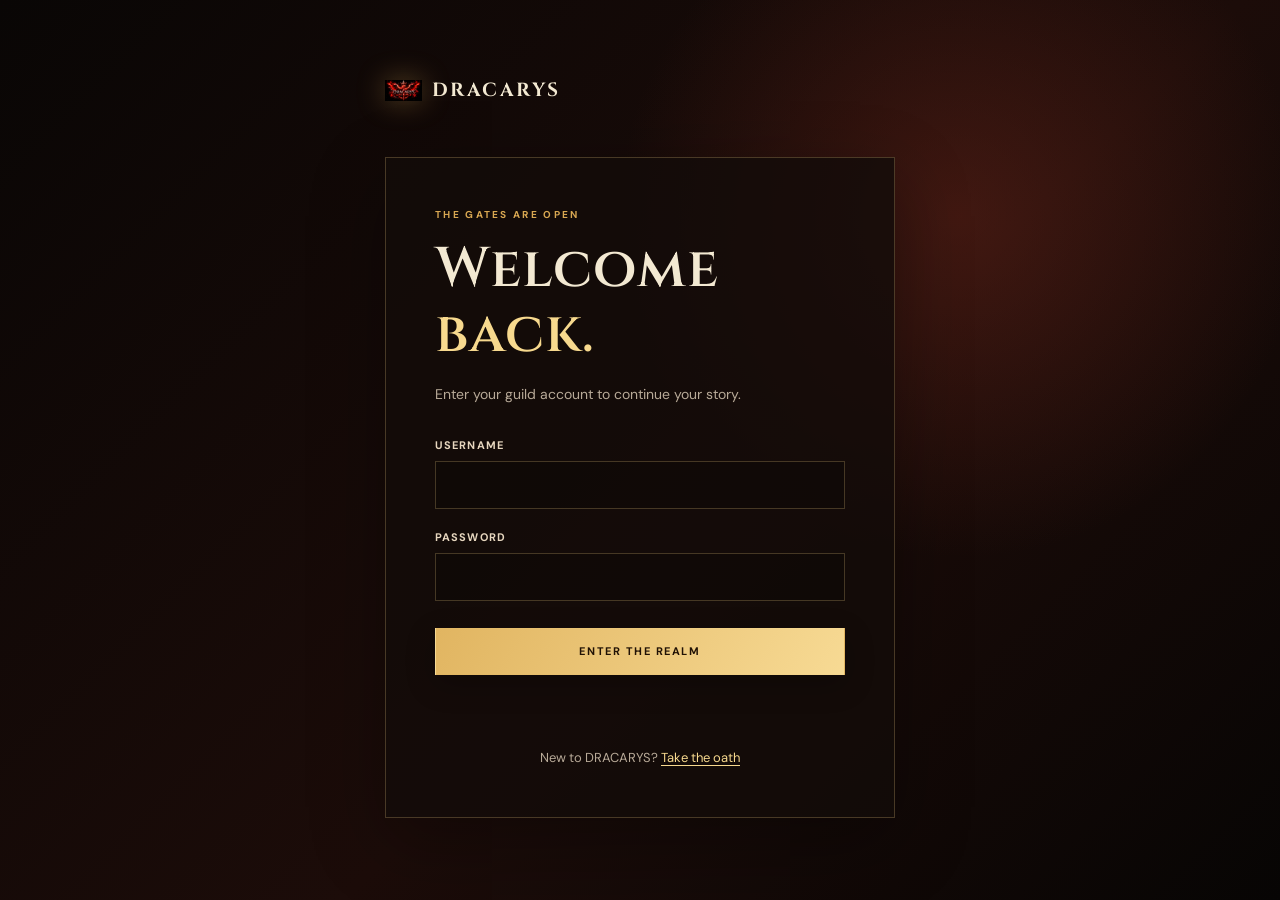
<file: login.html>
<!doctype html>
<html lang="en">
  <head>
    <meta charset="UTF-8" /><meta name="viewport" content="width=device-width, initial-scale=1.0" />
    <title>Enter DRACARYS</title>
    <link rel="preconnect" href="https://fonts.googleapis.com" /><link rel="preconnect" href="https://fonts.gstatic.com" crossorigin />
    <link href="https://fonts.googleapis.com/css2?family=Cinzel:wght@500;600;700;800&family=DM+Sans:wght@400;500;600;700&display=swap" rel="stylesheet" />
    <link rel="stylesheet" href="css/style.css" /><link rel="stylesheet" href="css/auth.css" />
  </head>
  <body class="auth-page">
    <main class="auth-shell">
      <a class="auth-brand" href="index.html"><img src="assets/logo.png" alt="DRACARYS emblem" /><span>DRACARYS</span></a>
      <section class="auth-card">
        <p class="eyebrow">THE GATES ARE OPEN</p><h1>Welcome <em>back.</em></h1>
        <p class="auth-intro">Enter your guild account to continue your story.</p>
        <form id="login-form" novalidate>
          <label>Username<input id="username" name="username" autocomplete="username" minlength="3" maxlength="24" required /></label>
          <label>Password<input id="password" name="password" type="password" autocomplete="current-password" minlength="8" required /></label>
          <button class="button button--gold submit-button" type="submit">Enter the realm</button>
          <p id="form-message" class="form-message" aria-live="polite"></p>
        </form>
        <p class="auth-switch">New to DRACARYS? <a href="register.html">Take the oath</a></p>
      </section>
    </main>
    <script type="module" src="js/auth.js"></script>
  </body>
</html>
</file>
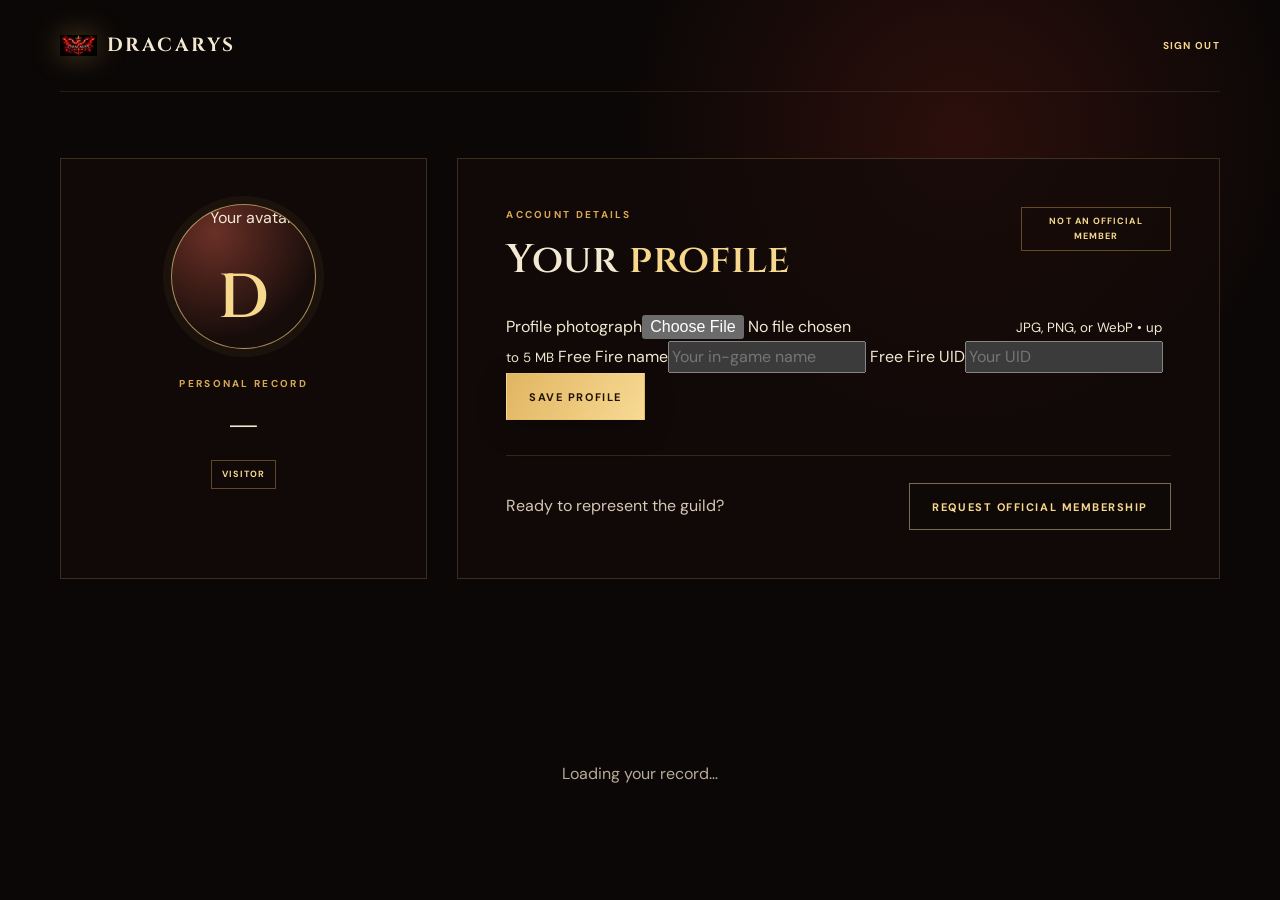
<file: profile.html>
<!doctype html>
<html lang="en">
  <head>
    <meta charset="UTF-8" /><meta name="viewport" content="width=device-width, initial-scale=1.0" />
    <title>Your DRACARYS Profile</title>
    <link rel="preconnect" href="https://fonts.googleapis.com" /><link rel="preconnect" href="https://fonts.gstatic.com" crossorigin />
    <link href="https://fonts.googleapis.com/css2?family=Cinzel:wght@500;600;700;800&family=DM+Sans:wght@400;500;600;700&display=swap" rel="stylesheet" />
    <link rel="stylesheet" href="css/style.css" /><link rel="stylesheet" href="css/profile.css" />
  </head>
  <body class="inner-page">
    <header class="simple-header container"><a class="brand" href="index.html"><img src="assets/logo.png" alt="DRACARYS emblem" /><span>DRACARYS</span></a><button id="sign-out" class="text-button">Sign out</button></header>
    <main class="profile-layout container" id="profile-root" hidden>
      <section class="profile-identity"><div class="avatar-wrap"><img id="avatar-preview" alt="Your avatar" /><span id="avatar-fallback">D</span></div><p class="eyebrow">PERSONAL RECORD</p><h1 id="profile-username">—</h1><span id="membership-badge" class="status-badge">Visitor</span><p id="joined-date"></p></section>
      <section class="profile-panel"><div class="panel-heading"><div><p class="eyebrow">ACCOUNT DETAILS</p><h2>Your <em>profile</em></h2></div><span id="official-position" class="position-label">Not an official member</span></div>
        <form id="profile-form" novalidate>
          <label>Profile photograph<input id="avatar" type="file" accept="image/jpeg,image/png,image/webp" /><small>JPG, PNG, or WebP • up to 5 MB</small></label>
          <label>Free Fire name<input id="ff-name" maxlength="40" placeholder="Your in-game name" /></label>
          <label>Free Fire UID<input id="ff-uid" maxlength="24" inputmode="numeric" placeholder="Your UID" /></label>
          <button type="submit" class="button button--gold">Save profile</button><p id="profile-message" class="form-message" aria-live="polite"></p>
        </form>
        <div id="membership-request" class="request-box" hidden><p>Ready to represent the guild?</p><button id="request-membership" class="button button--ghost">Request official membership</button></div>
      </section>
    </main>
    <p id="profile-loading" class="page-message">Loading your record…</p>
    <script type="module" src="js/profile.js"></script>
  </body>
</html>
</file>
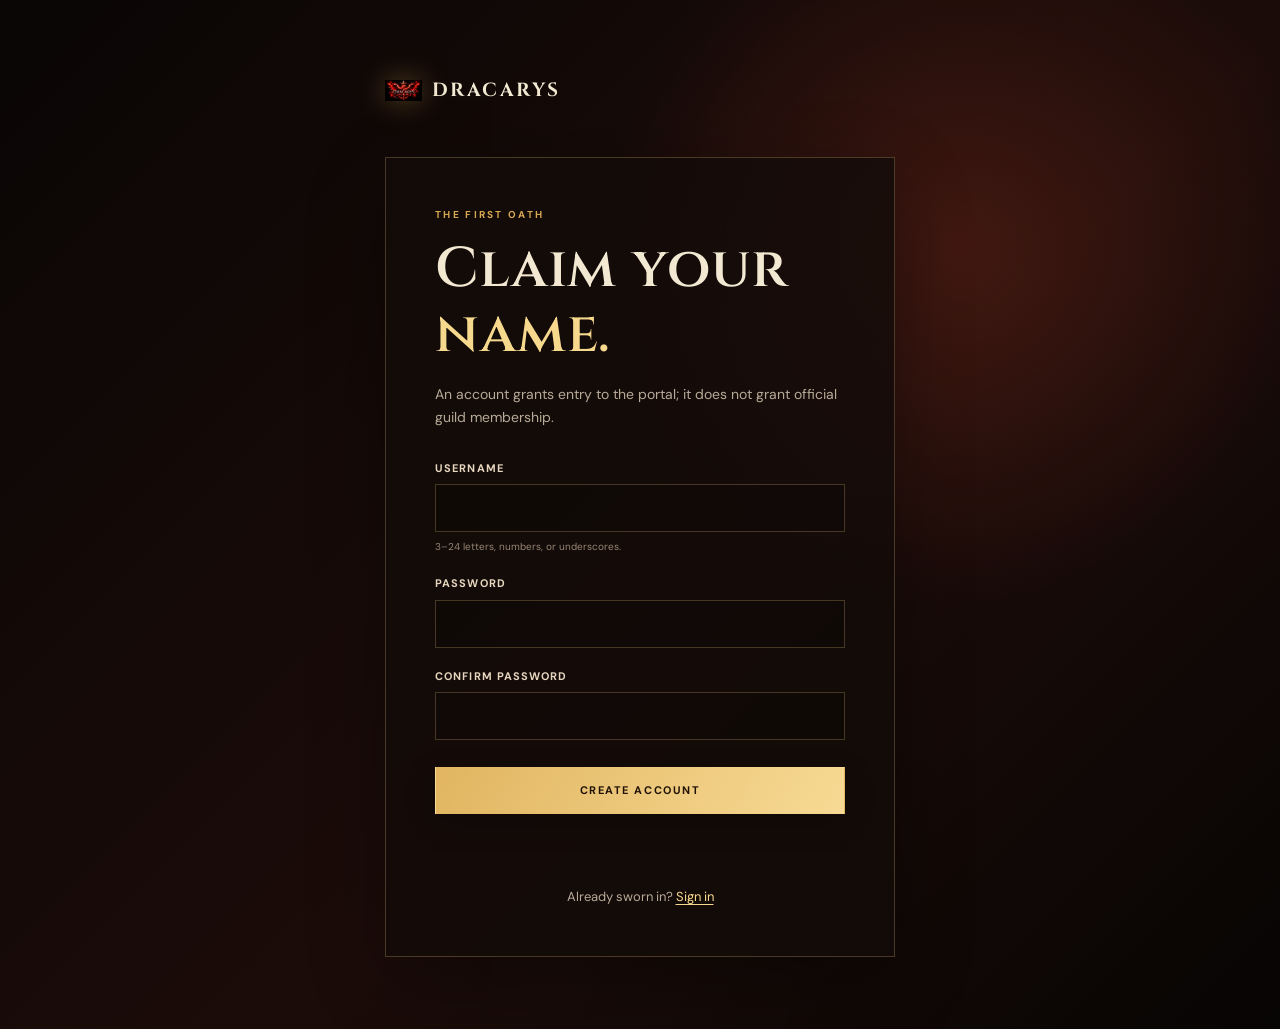
<file: register.html>
<!doctype html>
<html lang="en">
  <head>
    <meta charset="UTF-8" /><meta name="viewport" content="width=device-width, initial-scale=1.0" />
    <title>Join DRACARYS</title>
    <link rel="preconnect" href="https://fonts.googleapis.com" /><link rel="preconnect" href="https://fonts.gstatic.com" crossorigin />
    <link href="https://fonts.googleapis.com/css2?family=Cinzel:wght@500;600;700;800&family=DM+Sans:wght@400;500;600;700&display=swap" rel="stylesheet" />
    <link rel="stylesheet" href="css/style.css" /><link rel="stylesheet" href="css/auth.css" />
  </head>
  <body class="auth-page">
    <main class="auth-shell">
      <a class="auth-brand" href="index.html"><img src="assets/logo.png" alt="DRACARYS emblem" /><span>DRACARYS</span></a>
      <section class="auth-card">
        <p class="eyebrow">THE FIRST OATH</p><h1>Claim your <em>name.</em></h1>
        <p class="auth-intro">An account grants entry to the portal; it does not grant official guild membership.</p>
        <form id="register-form" novalidate>
          <label>Username<input id="username" name="username" autocomplete="username" minlength="3" maxlength="24" pattern="[A-Za-z0-9_]+" required /><small>3–24 letters, numbers, or underscores.</small></label>
          <label>Password<input id="password" name="password" type="password" autocomplete="new-password" minlength="8" required /></label>
          <label>Confirm password<input id="confirm-password" name="confirm-password" type="password" autocomplete="new-password" minlength="8" required /></label>
          <button class="button button--gold submit-button" type="submit">Create account</button>
          <p id="form-message" class="form-message" aria-live="polite"></p>
        </form>
        <p class="auth-switch">Already sworn in? <a href="login.html">Sign in</a></p>
      </section>
    </main>
    <script type="module" src="js/auth.js"></script>
  </body>
</html>
</file>
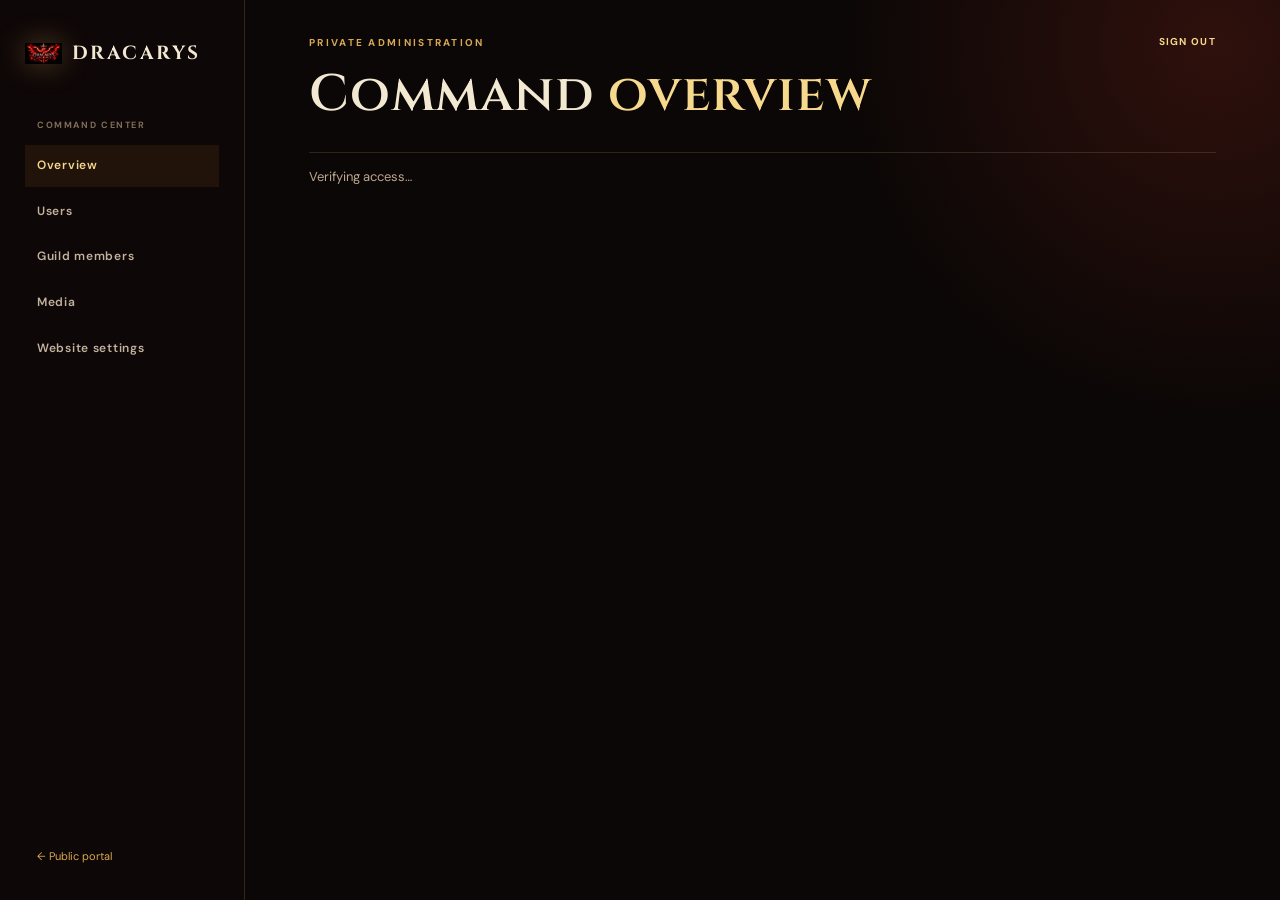
<file: admin/dashboard.html>
<!doctype html><html lang="en"><head><meta charset="UTF-8"/><meta name="viewport" content="width=device-width,initial-scale=1.0"/><title>DRACARYS Command</title><link rel="preconnect" href="https://fonts.googleapis.com"/><link rel="preconnect" href="https://fonts.gstatic.com" crossorigin/><link href="https://fonts.googleapis.com/css2?family=Cinzel:wght@500;600;700;800&family=DM+Sans:wght@400;500;600;700&display=swap" rel="stylesheet"/><link rel="stylesheet" href="../css/style.css"/><link rel="stylesheet" href="../css/admin.css"/></head>
<body class="admin-page" data-admin-page="dashboard"><aside class="admin-side"><a href="../index.html" class="brand"><img src="../assets/logo.png" alt="DRACARYS"/><span>DRACARYS</span></a><p class="side-label">COMMAND CENTER</p><nav><a class="active" href="dashboard.html">Overview</a><a href="users.html">Users</a><a href="members.html">Guild members</a><a href="media.html">Media</a><a href="settings.html">Website settings</a></nav><a class="side-back" href="../index.html">← Public portal</a></aside><main class="admin-main"><header class="admin-header"><div><p class="eyebrow">PRIVATE ADMINISTRATION</p><h1>Command <em>overview</em></h1></div><button class="text-button admin-signout">Sign out</button></header><p id="admin-message" class="admin-message" aria-live="polite">Verifying access…</p><section id="admin-content" hidden><div class="metric-grid"><article><span>Registered accounts</span><strong id="stat-accounts">0</strong></article><article><span>Official members</span><strong id="stat-members">0</strong></article><article><span>Pending requests</span><strong id="stat-pending">0</strong></article></div><section class="admin-panel"><div class="panel-title"><div><p class="eyebrow">NEEDS ATTENTION</p><h2>Pending <em>applications</em></h2></div><a href="users.html" class="button button--ghost">Manage users</a></div><div id="pending-list" class="pending-list"></div></section></section></main><script type="module" src="../js/admin.js"></script></body></html>
</file>
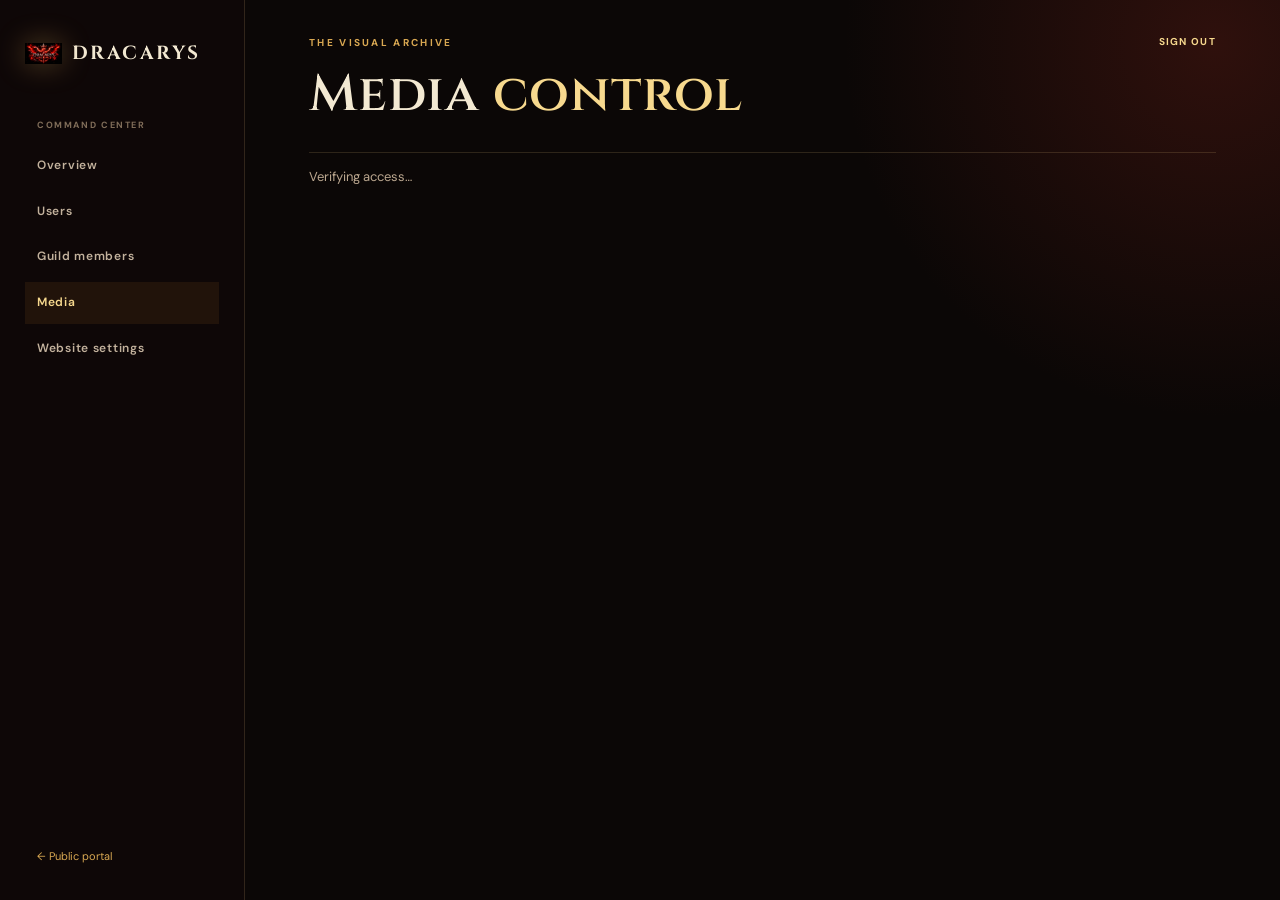
<file: admin/media.html>
<!doctype html><html lang="en"><head><meta charset="UTF-8"/><meta name="viewport" content="width=device-width,initial-scale=1.0"/><title>Media — DRACARYS Command</title><link rel="preconnect" href="https://fonts.googleapis.com"/><link rel="preconnect" href="https://fonts.gstatic.com" crossorigin/><link href="https://fonts.googleapis.com/css2?family=Cinzel:wght@500;600;700;800&family=DM+Sans:wght@400;500;600;700&display=swap" rel="stylesheet"/><link rel="stylesheet" href="../css/style.css"/><link rel="stylesheet" href="../css/admin.css"/></head>
<body class="admin-page" data-admin-page="media"><aside class="admin-side"><a href="../index.html" class="brand"><img src="../assets/logo.png" alt="DRACARYS"/><span>DRACARYS</span></a><p class="side-label">COMMAND CENTER</p><nav><a href="dashboard.html">Overview</a><a href="users.html">Users</a><a href="members.html">Guild members</a><a class="active" href="media.html">Media</a><a href="settings.html">Website settings</a></nav><a class="side-back" href="../index.html">← Public portal</a></aside><main class="admin-main"><header class="admin-header"><div><p class="eyebrow">THE VISUAL ARCHIVE</p><h1>Media <em>control</em></h1></div><button class="text-button admin-signout">Sign out</button></header><p id="admin-message" class="admin-message" aria-live="polite">Verifying access…</p><section id="admin-content" hidden class="admin-panel"><p class="admin-intro">Replace the public logo and cinematic videos, or upload an official member portrait. Video uploads are capped at 100 MB.</p><form id="media-form" class="admin-form"><label>Media type<select id="media-kind"><option value="logo">Guild logo</option><option value="entry">Opening video</option><option value="background">Background video</option><option value="member">Member portrait</option></select></label><label id="media-member-wrap" hidden>Member<select id="media-member"></select></label><label>Choose file<input id="media-file" type="file" required/></label><button class="button button--gold" type="submit">Upload and publish</button></form></section></main><script type="module" src="../js/admin.js"></script></body></html>
</file>
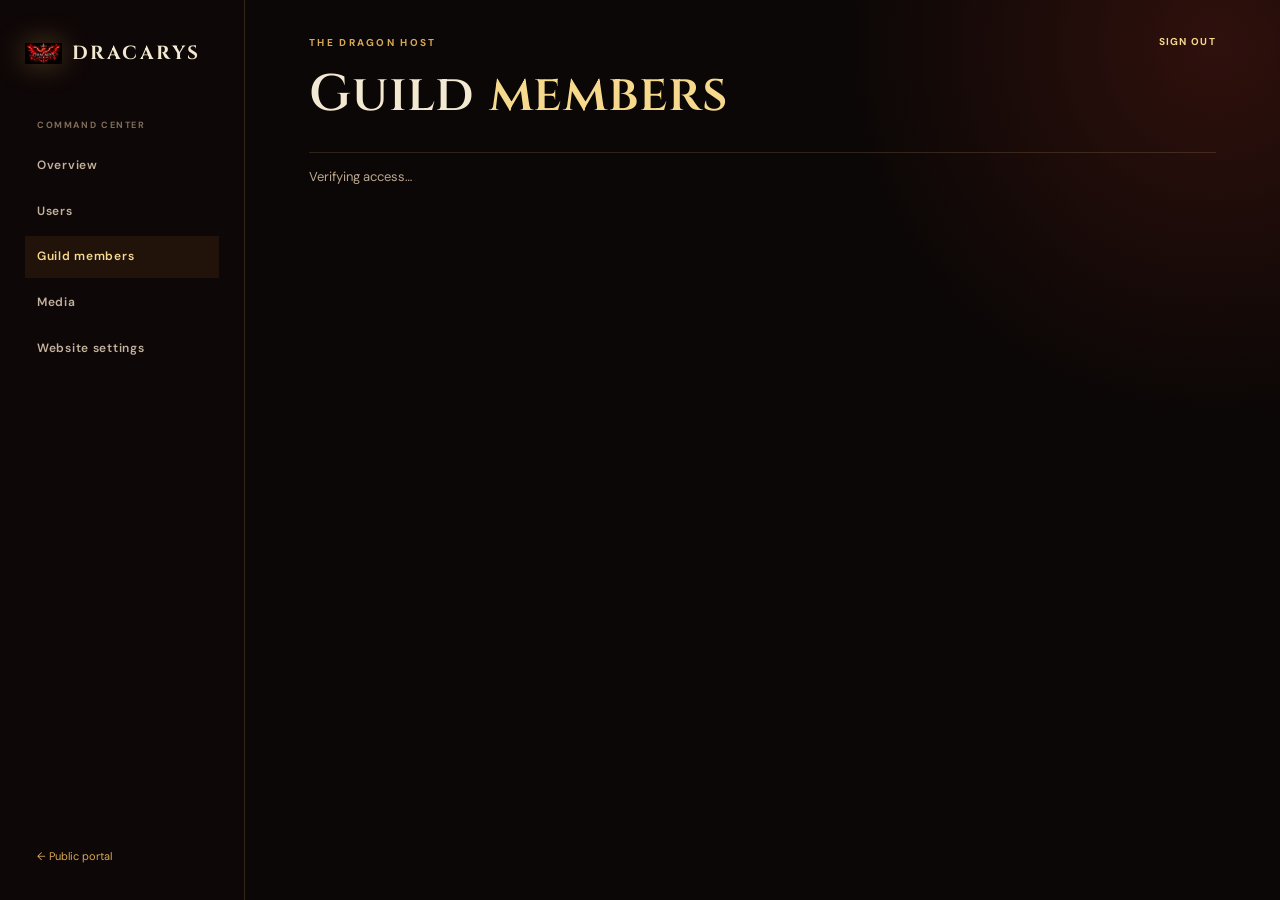
<file: admin/members.html>
<!doctype html><html lang="en"><head><meta charset="UTF-8"/><meta name="viewport" content="width=device-width,initial-scale=1.0"/><title>Members — DRACARYS Command</title><link rel="preconnect" href="https://fonts.googleapis.com"/><link rel="preconnect" href="https://fonts.gstatic.com" crossorigin/><link href="https://fonts.googleapis.com/css2?family=Cinzel:wght@500;600;700;800&family=DM+Sans:wght@400;500;600;700&display=swap" rel="stylesheet"/><link rel="stylesheet" href="../css/style.css"/><link rel="stylesheet" href="../css/admin.css"/></head>
<body class="admin-page" data-admin-page="members"><aside class="admin-side"><a href="../index.html" class="brand"><img src="../assets/logo.png" alt="DRACARYS"/><span>DRACARYS</span></a><p class="side-label">COMMAND CENTER</p><nav><a href="dashboard.html">Overview</a><a href="users.html">Users</a><a class="active" href="members.html">Guild members</a><a href="media.html">Media</a><a href="settings.html">Website settings</a></nav><a class="side-back" href="../index.html">← Public portal</a></aside><main class="admin-main"><header class="admin-header"><div><p class="eyebrow">THE DRAGON HOST</p><h1>Guild <em>members</em></h1></div><button class="text-button admin-signout">Sign out</button></header><p id="admin-message" class="admin-message" aria-live="polite">Verifying access…</p><section id="admin-content" hidden><p class="admin-intro">Edit official records, assign positions, promote leaders, or return someone to visitor status. Account owners cannot make these changes themselves.</p><div id="member-editor" class="member-editor"></div></section></main><script type="module" src="../js/admin.js"></script></body></html>
</file>
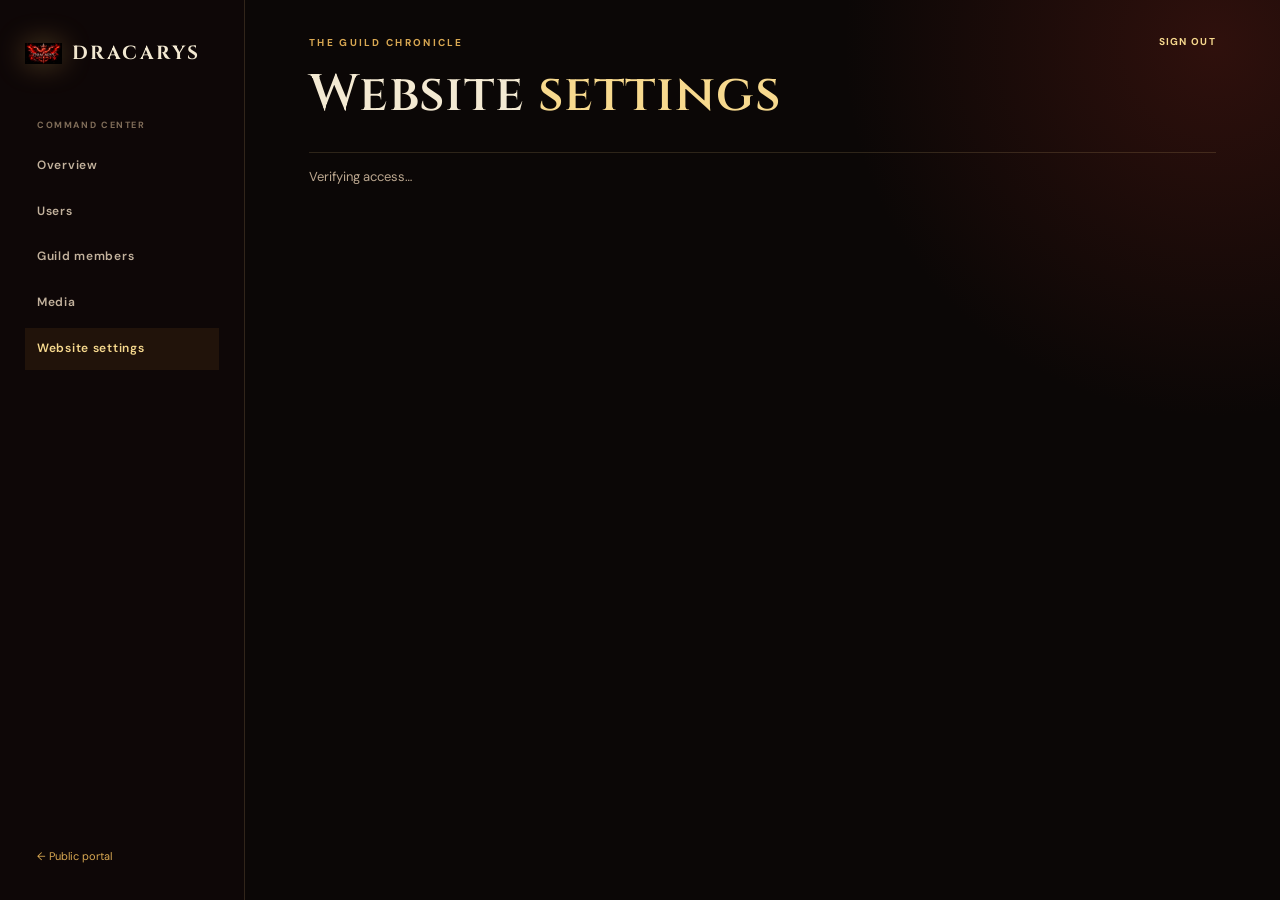
<file: admin/settings.html>
<!doctype html><html lang="en"><head><meta charset="UTF-8"/><meta name="viewport" content="width=device-width,initial-scale=1.0"/><title>Settings — DRACARYS Command</title><link rel="preconnect" href="https://fonts.googleapis.com"/><link rel="preconnect" href="https://fonts.gstatic.com" crossorigin/><link href="https://fonts.googleapis.com/css2?family=Cinzel:wght@500;600;700;800&family=DM+Sans:wght@400;500;600;700&display=swap" rel="stylesheet"/><link rel="stylesheet" href="../css/style.css"/><link rel="stylesheet" href="../css/admin.css"/></head>
<body class="admin-page" data-admin-page="settings"><aside class="admin-side"><a href="../index.html" class="brand"><img src="../assets/logo.png" alt="DRACARYS"/><span>DRACARYS</span></a><p class="side-label">COMMAND CENTER</p><nav><a href="dashboard.html">Overview</a><a href="users.html">Users</a><a href="members.html">Guild members</a><a href="media.html">Media</a><a class="active" href="settings.html">Website settings</a></nav><a class="side-back" href="../index.html">← Public portal</a></aside><main class="admin-main"><header class="admin-header"><div><p class="eyebrow">THE GUILD CHRONICLE</p><h1>Website <em>settings</em></h1></div><button class="text-button admin-signout">Sign out</button></header><p id="admin-message" class="admin-message" aria-live="polite">Verifying access…</p><section id="admin-content" hidden class="admin-panel"><form id="settings-form" class="admin-form"><label>Guild name<input id="setting-name" maxlength="50" required/></label><label>Guild description<textarea id="setting-description" maxlength="1000" required></textarea></label><label>Recruitment information<textarea id="setting-recruitment" maxlength="1000" required></textarea></label><label>Social links (one URL per line)<textarea id="setting-socials" maxlength="1500" placeholder="https://instagram.com/yourguild&#10;https://youtube.com/@yourguild"></textarea></label><button class="button button--gold" type="submit">Save website settings</button></form></section></main><script type="module" src="../js/admin.js"></script></body></html>
</file>
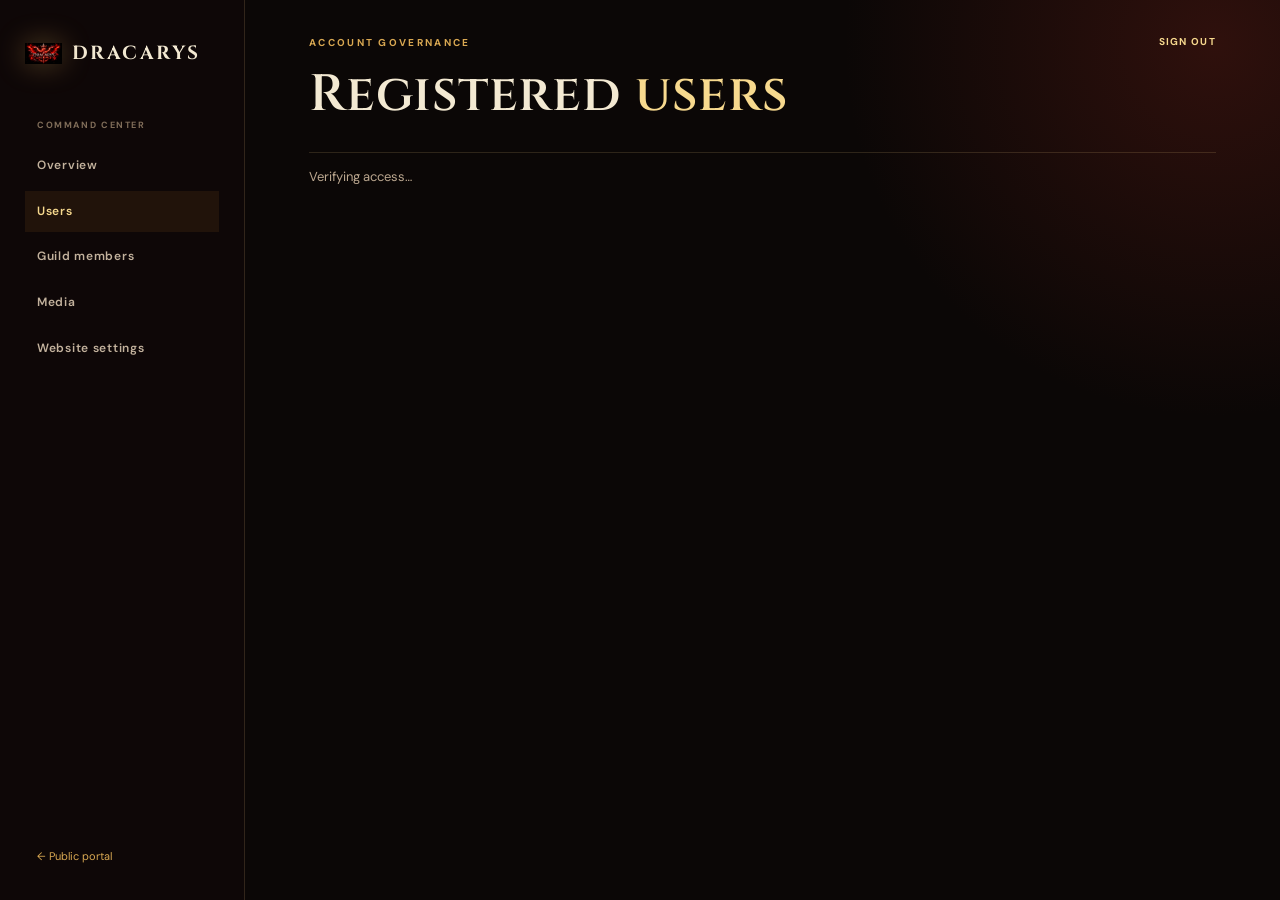
<file: admin/users.html>
<!doctype html><html lang="en"><head><meta charset="UTF-8"/><meta name="viewport" content="width=device-width,initial-scale=1.0"/><title>Users — DRACARYS Command</title><link rel="preconnect" href="https://fonts.googleapis.com"/><link rel="preconnect" href="https://fonts.gstatic.com" crossorigin/><link href="https://fonts.googleapis.com/css2?family=Cinzel:wght@500;600;700;800&family=DM+Sans:wght@400;500;600;700&display=swap" rel="stylesheet"/><link rel="stylesheet" href="../css/style.css"/><link rel="stylesheet" href="../css/admin.css"/></head>
<body class="admin-page" data-admin-page="users"><aside class="admin-side"><a href="../index.html" class="brand"><img src="../assets/logo.png" alt="DRACARYS"/><span>DRACARYS</span></a><p class="side-label">COMMAND CENTER</p><nav><a href="dashboard.html">Overview</a><a class="active" href="users.html">Users</a><a href="members.html">Guild members</a><a href="media.html">Media</a><a href="settings.html">Website settings</a></nav><a class="side-back" href="../index.html">← Public portal</a></aside><main class="admin-main"><header class="admin-header"><div><p class="eyebrow">ACCOUNT GOVERNANCE</p><h1>Registered <em>users</em></h1></div><button class="text-button admin-signout">Sign out</button></header><p id="admin-message" class="admin-message" aria-live="polite">Verifying access…</p><section id="admin-content" hidden class="admin-panel"><div class="panel-title"><div><p class="eyebrow">ALL ACCOUNTS</p><h2>Membership <em>review</em></h2></div><input id="user-search" class="search" placeholder="Search username or UID" aria-label="Search users"/></div><div class="table-wrap"><table><thead><tr><th>Account</th><th>Free Fire record</th><th>Status</th><th>Actions</th></tr></thead><tbody id="users-table"></tbody></table></div></section></main><script type="module" src="../js/admin.js"></script></body></html>
</file>
<file: css/style.css>
:root { --ink:#090706; --ink-soft:#14100e; --wine:#4c100e; --crimson:#8f211b; --gold:#d9a852; --gold-light:#f7d98e; --paper:#f3e9d2; --muted:#b8aa98; --line:rgba(231,194,124,.23); --font-display:"Cinzel", Georgia, serif; --font-body:"DM Sans", Arial, sans-serif; color-scheme:dark; }
* { box-sizing:border-box; }
html { scroll-behavior:smooth; background:var(--ink); }
body { margin:0; min-width:320px; color:var(--paper); background:#090706; font:400 16px/1.65 var(--font-body); }
button,input,textarea,select { font:inherit; }
button,a { -webkit-tap-highlight-color:transparent; }
a { color:inherit; text-decoration:none; }
img { max-width:100%; }
.container { width:min(1160px, calc(100% - 48px)); margin-inline:auto; }
.site { isolation:isolate; overflow:hidden; position:relative; min-height:100vh; }
.video-stage { position:fixed; inset:0; z-index:-3; overflow:hidden; background:radial-gradient(circle at 74% 25%, #5d241d 0, #21100e 30%, #080706 76%); }
.video-stage video { width:100%; height:100%; object-fit:cover; opacity:.74; }
.page-wash { pointer-events:none; position:fixed; inset:0; z-index:-2; background:linear-gradient(90deg,rgba(6,4,4,.95) 0%,rgba(7,4,4,.58) 46%,rgba(6,3,2,.66) 100%),linear-gradient(0deg,#090706 0%,transparent 30%,rgba(0,0,0,.18) 100%); }
.topbar,.simple-header { display:flex; align-items:center; justify-content:space-between; gap:24px; min-height:92px; border-bottom:1px solid rgba(231,194,124,.12); }
.brand,.auth-brand { display:inline-flex; align-items:center; gap:10px; font:700 19px/1 var(--font-display); letter-spacing:.13em; }
.brand img,.auth-brand img { width:37px; height:37px; object-fit:contain; filter:drop-shadow(0 0 14px rgba(217,168,82,.35)); }
.nav { display:flex; align-items:center; gap:26px; font-size:11px; font-weight:700; letter-spacing:.12em; text-transform:uppercase; }
.nav a { color:#e9decd; transition:color .2s ease; }.nav a:hover,.nav a:focus-visible { color:var(--gold-light); }
.nav .nav-auth { padding:8px 15px; border:1px solid var(--line); color:var(--gold-light); }
.menu-toggle { display:none; padding:8px; border:0; background:none; color:var(--paper); font-size:22px; }
.hero { min-height:calc(100vh - 92px); display:flex; flex-direction:column; align-items:flex-start; justify-content:center; padding-block:90px 100px; }
.eyebrow { margin:0 0 13px; color:var(--gold); font-size:10px; font-weight:700; letter-spacing:.23em; text-transform:uppercase; }
h1,h2,h3 { margin:0; font-family:var(--font-display); font-weight:600; line-height:1.17; letter-spacing:.015em; }
h1 { max-width:850px; font-size:clamp(2.8rem, 6.6vw, 6.4rem); } h2 { font-size:clamp(2.1rem, 4.2vw, 4rem); } h3 { font-size:1.4rem; }
em { color:var(--gold-light); font-style:normal; }
.hero-copy { max-width:480px; margin:24px 0 0; color:#e3d7c6; font-size:17px; }
.hero-actions { display:flex; flex-wrap:wrap; gap:13px; margin-top:36px; }
.button { display:inline-flex; align-items:center; justify-content:center; min-height:47px; padding:11px 22px; border:1px solid transparent; cursor:pointer; font-size:11px; font-weight:700; letter-spacing:.14em; text-align:center; text-transform:uppercase; transition:transform .2s ease, background .2s ease, color .2s ease, border-color .2s ease; }
.button:hover { transform:translateY(-2px); }.button:disabled { cursor:not-allowed; opacity:.6; transform:none; }
.button--gold { color:#211205; background:linear-gradient(120deg,#e1b561,#f7da94); box-shadow:0 9px 30px rgba(0,0,0,.24); }.button--gold:hover { background:#ffe4a1; }
.button--ghost { border-color:rgba(242,215,153,.48); color:var(--gold-light); background:rgba(12,8,7,.24); }.button--ghost:hover { border-color:var(--gold-light); background:rgba(83,30,18,.38); }
.text-button { padding:0; border:0; background:transparent; color:var(--gold-light); cursor:pointer; font:700 10px var(--font-body); letter-spacing:.13em; text-transform:uppercase; }
.section { padding-block:115px; }.section + .section { border-top:1px solid rgba(231,194,124,.13); }
.split-section { display:grid; grid-template-columns:1fr 1fr; gap:12%; background:rgba(13,8,7,.68); }.large-copy { margin:0; color:#dfd1bd; font-size:clamp(1rem, 1.7vw, 1.25rem); line-height:1.85; }
.section-heading { display:flex; justify-content:space-between; align-items:end; gap:32px; margin-bottom:38px; }.section-heading > p { max-width:190px; margin:0; color:var(--muted); font-size:13px; text-align:right; }
.member-grid { display:grid; grid-template-columns:repeat(3,1fr); gap:20px; }.leaders-grid { grid-template-columns:repeat(2, minmax(0, 1fr)); max-width:780px; }
.member-card { overflow:hidden; min-height:350px; position:relative; display:flex; align-items:end; background:linear-gradient(145deg,#2d1a16,#100b0a); border:1px solid rgba(231,194,124,.16); box-shadow:0 20px 50px rgba(0,0,0,.18); }
.member-card--leader { border-color:rgba(247,217,142,.6); }.member-image { position:absolute; inset:0; display:grid; place-items:center; background:radial-gradient(circle at 50% 25%,#66362c,#160d0b 70%); }.member-image img { width:100%; height:100%; object-fit:cover; filter:saturate(.78) contrast(1.1); }.member-image span { color:rgba(255,231,181,.72); font:600 90px var(--font-display); }
.member-card::after { content:""; position:absolute; inset:0; pointer-events:none; background:linear-gradient(0deg,rgba(5,3,3,.96),transparent 65%); }.member-info { position:relative; z-index:1; width:100%; padding:24px; }.member-info h3 { margin:3px 0 5px; }.member-info > span:not(.member-mark) { display:block; color:#cfc0aa; font-size:12px; }.member-position,.member-mark { margin:0; color:var(--gold); font-size:9px; font-weight:700; letter-spacing:.16em; text-transform:uppercase; }.member-mark { display:inline-block; margin-top:13px; padding-top:10px; border-top:1px solid rgba(242,215,153,.26); }
.empty-state { grid-column:1/-1; margin:0; padding:37px; border:1px solid rgba(231,194,124,.14); color:var(--muted); text-align:center; }
.recruitment { margin-bottom:100px; padding:clamp(42px,7vw,85px); text-align:center; background:linear-gradient(135deg,rgba(64,14,12,.9),rgba(18,9,7,.9)); border:1px solid rgba(231,194,124,.28); box-shadow:inset 0 0 70px rgba(244,190,86,.05); }.recruitment p:not(.eyebrow) { max-width:650px; margin:23px auto 30px; color:#dfd0b9; }
.footer { display:flex; justify-content:space-between; gap:20px; padding-block:30px; border-top:1px solid rgba(231,194,124,.15); color:#9e8e7a; font-size:11px; letter-spacing:.07em; }
.entry { position:fixed; z-index:20; inset:0; display:flex; flex-direction:column; align-items:center; justify-content:center; overflow:hidden; background:#000; transition:opacity .65s ease, visibility .65s ease; }.entry--leave { opacity:0; visibility:hidden; }.entry-video { display:none; position:absolute; inset:0; width:100%; height:100%; object-fit:cover; }.entry--playing .entry-video { display:block; }.entry--playing .entry-logo,.entry--playing .entry-kicker,.entry--playing #enter-site { opacity:0; pointer-events:none; }.entry-logo { z-index:1; display:flex; align-items:center; gap:10px; color:#e5b95d; font:700 clamp(3rem,9vw,8rem) var(--font-display); letter-spacing:.07em; animation:reveal 1.9s both; text-shadow:0 0 25px rgba(194,94,25,.42); }.entry-logo i { font-style:normal; font-size:.35em; animation:pulse 1.2s infinite alternate; }.entry-kicker,.entry-status { z-index:1; color:#aa9276; font-size:10px; font-weight:700; letter-spacing:.22em; text-transform:uppercase; }.entry-status { position:absolute; bottom:5.6rem; }.entry .button { z-index:1; margin-top:25px; }.entry-skip { z-index:1; position:absolute; right:28px; bottom:28px; color:#d6c2a1; }.noscript { padding:20px; text-align:center; }
@keyframes reveal { from { opacity:0; transform:scale(.9); letter-spacing:.25em; } to { opacity:1; transform:scale(1); } } @keyframes pulse { to { text-shadow:0 0 25px #f0a13e; } }
@media (max-width:760px) { .container { width:min(100% - 32px, 1160px); }.topbar { min-height:72px; }.menu-toggle { display:block; }.nav { display:none; position:absolute; z-index:5; top:72px; right:16px; left:16px; padding:22px; align-items:stretch; background:#140b09; border:1px solid var(--line); box-shadow:0 20px 45px rgba(0,0,0,.45); }.nav--open { display:flex; flex-direction:column; }.nav .nav-auth { text-align:center; }.hero { min-height:calc(100svh - 72px); padding-block:70px; }.split-section { grid-template-columns:1fr; gap:25px; }.section { padding-block:70px; }.section-heading { display:block; }.section-heading > p { margin-top:14px; text-align:left; }.member-grid,.leaders-grid { grid-template-columns:1fr; }.member-card { min-height:390px; }.footer { flex-direction:column; }.entry-logo { font-size:clamp(2.7rem,14vw,4.8rem); }.entry-status { max-width:80%; bottom:72px; text-align:center; } }
</file>
<file: css/auth.css>
.auth-page { min-height:100vh; background:radial-gradient(circle at 75% 24%,rgba(111,39,27,.45),transparent 29%),linear-gradient(135deg,#090605,#1c0c09 57%,#070504); }
.auth-shell { width:min(100% - 40px, 510px); margin:auto; padding:clamp(34px,8vh,85px) 0; }.auth-brand { margin-bottom:48px; }.auth-card { padding:clamp(27px,6vw,49px); background:rgba(19,11,9,.82); border:1px solid rgba(231,194,124,.25); box-shadow:0 24px 70px rgba(0,0,0,.32); }.auth-card h1 { font-size:clamp(2.3rem,8vw,3.5rem); }.auth-intro { margin:15px 0 30px; color:var(--muted); font-size:14px; }
form { display:grid; gap:19px; } label { display:grid; gap:7px; color:#e7d7bf; font-size:11px; font-weight:700; letter-spacing:.1em; text-transform:uppercase; } input { width:100%; padding:13px 14px; border:1px solid rgba(231,194,124,.25); outline:0; color:var(--paper); background:rgba(0,0,0,.22); border-radius:0; font:400 15px var(--font-body); letter-spacing:normal; text-transform:none; } input:focus { border-color:var(--gold); box-shadow:0 0 0 3px rgba(217,168,82,.12); } label small { color:#978674; font-size:10px; font-weight:400; letter-spacing:0; text-transform:none; }.submit-button { width:100%; margin-top:8px; }.form-message { min-height:23px; margin:0; color:#d3c4b0; font-size:13px; line-height:1.5; letter-spacing:normal; text-transform:none; }.form-message.error { color:#ff9189; }.form-message.success { color:#a8db9a; }.auth-switch { margin:30px 0 0; color:var(--muted); font-size:13px; text-align:center; }.auth-switch a { color:var(--gold-light); text-decoration:underline; text-underline-offset:3px; }
</file>
<file: css/profile.css>
.inner-page { min-height:100vh; background:radial-gradient(circle at 75% 15%,rgba(106,30,22,.36),transparent 28%),#0a0706; }.profile-layout { display:grid; grid-template-columns:minmax(220px,.65fr) minmax(0,1.35fr); gap:30px; padding-block:66px; }.profile-identity,.profile-panel { background:rgba(18,10,9,.72); border:1px solid rgba(231,194,124,.2); }.profile-identity { padding:45px 30px; text-align:center; }.avatar-wrap { width:145px; height:145px; display:grid; place-items:center; margin:0 auto 27px; overflow:hidden; border:1px solid rgba(241,204,125,.66); border-radius:50%; background:radial-gradient(circle at 30% 20%,#6a3026,#160c0a 70%); box-shadow:0 0 0 8px rgba(214,160,69,.06); }.avatar-wrap img { width:100%; height:100%; object-fit:cover; }.avatar-wrap span { color:var(--gold-light); font:600 62px var(--font-display); }.profile-identity h1 { margin-bottom:14px; font-size:2.1rem; overflow-wrap:anywhere; }.profile-identity > p:last-child { color:#9e8e7a; font-size:12px; }.status-badge,.position-label { display:inline-block; padding:6px 10px; border:1px solid rgba(217,168,82,.4); color:var(--gold-light); font-size:9px; font-weight:700; letter-spacing:.12em; text-transform:uppercase; }.status-badge--approved { color:#b9e7a7; border-color:rgba(139,201,119,.45); }.status-badge--pending { color:#e5c77a; }.status-badge--rejected { color:#e59d95; border-color:rgba(229,112,104,.4); }.profile-panel { padding:clamp(26px,5vw,48px); }.panel-heading { display:flex; justify-content:space-between; align-items:start; gap:15px; margin-bottom:31px; }.panel-heading h2 { font-size:2.5rem; }.position-label { max-width:150px; text-align:center; }.request-box { display:flex; align-items:center; justify-content:space-between; gap:18px; margin-top:35px; padding-top:27px; border-top:1px solid rgba(231,194,124,.16); }.request-box p { margin:0; color:#d5c7b4; }.page-message { padding:100px 20px; color:var(--muted); text-align:center; }
@media (max-width:760px) { .profile-layout { grid-template-columns:1fr; padding-block:32px; }.profile-identity { padding:32px 20px; }.avatar-wrap { width:115px; height:115px; }.request-box { display:block; }.request-box .button { margin-top:14px; width:100%; }.panel-heading { display:block; }.position-label { margin-top:13px; } }
</file>
<file: css/admin.css>
.admin-page { min-height:100vh; background:radial-gradient(circle at 95% 5%,rgba(101,30,22,.4),transparent 25%),#0b0706; }.admin-side { position:fixed; inset:0 auto 0 0; width:245px; display:flex; flex-direction:column; padding:35px 25px; border-right:1px solid rgba(231,194,124,.16); background:rgba(15,9,8,.88); }.admin-side nav { display:grid; gap:4px; }.admin-side nav a { padding:11px 12px; color:#c3b29d; font-size:12px; font-weight:600; letter-spacing:.06em; }.admin-side nav a:hover,.admin-side nav a.active { color:var(--gold-light); background:rgba(184,122,39,.11); }.side-label { margin:46px 12px 12px; color:#806d59; font-size:9px; font-weight:700; letter-spacing:.18em; }.side-back { margin:auto 12px 0; color:var(--gold); font-size:11px; }.admin-main { width:min(1200px, calc(100% - 245px)); margin-left:245px; padding:35px clamp(25px,5vw,70px) 65px; }.admin-header { display:flex; justify-content:space-between; align-items:start; gap:24px; padding-bottom:28px; border-bottom:1px solid rgba(231,194,124,.16); }.admin-header h1 { font-size:clamp(2.25rem,4vw,4rem); }.admin-message { min-height:24px; color:#bba78f; font-size:13px; }.admin-message.error { color:#ff998e; }.admin-message.success { color:#b1e3a2; }.metric-grid { display:grid; grid-template-columns:repeat(3,1fr); gap:17px; margin:24px 0 37px; }.metric-grid article { min-height:130px; display:flex; flex-direction:column; justify-content:space-between; padding:21px; background:linear-gradient(145deg,rgba(47,24,19,.84),rgba(15,9,7,.92)); border:1px solid rgba(231,194,124,.18); }.metric-grid span { color:#b9a58d; font-size:10px; font-weight:700; letter-spacing:.1em; text-transform:uppercase; }.metric-grid strong { color:var(--gold-light); font:600 clamp(2.2rem,4vw,3.4rem) var(--font-display); }.admin-panel { margin-top:25px; padding:clamp(22px,4vw,42px); background:rgba(19,11,9,.72); border:1px solid rgba(231,194,124,.18); }.panel-title { display:flex; justify-content:space-between; align-items:end; gap:20px; margin-bottom:27px; }.panel-title h2 { font-size:clamp(1.7rem,3vw,2.6rem); }.pending-list { display:grid; gap:9px; }.pending-row { display:flex; align-items:center; justify-content:space-between; gap:20px; padding:15px; border:1px solid rgba(231,194,124,.14); }.pending-row strong { display:block; font:600 17px var(--font-display); }.pending-row span { color:#a8947d; font-size:12px; }.table-wrap { overflow-x:auto; } table { width:100%; border-collapse:collapse; min-width:760px; } th { padding:11px; color:#9a876f; font-size:9px; letter-spacing:.14em; text-align:left; text-transform:uppercase; } td { padding:15px 11px; border-top:1px solid rgba(231,194,124,.13); color:#decfba; font-size:13px; } td strong { display:block; color:var(--paper); } td small { color:#a8947d; }.action-row { display:flex; flex-wrap:wrap; gap:6px; }.admin-action { padding:6px 8px; border:1px solid rgba(231,194,124,.3); color:var(--gold-light); background:transparent; cursor:pointer; font-size:9px; font-weight:700; letter-spacing:.08em; text-transform:uppercase; }.admin-action:hover { background:rgba(184,122,39,.15); }.admin-action.danger { color:#f19d93; border-color:rgba(241,117,107,.35); }.status-pill { display:inline-block; padding:4px 7px; border:1px solid rgba(217,168,82,.35); color:var(--gold-light); font-size:9px; font-weight:700; letter-spacing:.08em; text-transform:uppercase; }.status-pill.approved { color:#b6e3a4; border-color:rgba(150,207,130,.4); }.status-pill.rejected { color:#ef9d94; border-color:rgba(241,117,107,.35); }.search { max-width:250px; }.admin-intro { margin:0 0 28px; color:#c8b8a3; }.member-editor { display:grid; gap:16px; }.member-edit-card { display:grid; grid-template-columns:135px 1fr; gap:20px; padding:20px; background:rgba(19,11,9,.72); border:1px solid rgba(231,194,124,.18); }.member-edit-card img,.member-edit-avatar { width:135px; height:135px; object-fit:cover; display:grid; place-items:center; color:var(--gold-light); background:#341914; font:600 45px var(--font-display); }.member-edit-fields { display:grid; grid-template-columns:repeat(2,minmax(0,1fr)); gap:13px; align-content:start; }.member-edit-fields .wide { grid-column:1/-1; }.member-edit-fields label { font-size:9px; }.member-edit-fields input,.admin-form input,.admin-form select,.admin-form textarea { font-size:14px; }.toggle-label { grid-auto-flow:column; grid-template-columns:auto 1fr; align-items:center; justify-content:start; }.toggle-label input { width:auto; }.admin-form { max-width:720px; }.admin-form textarea { min-height:120px; resize:vertical; }.admin-form select { padding:13px 14px; border:1px solid rgba(231,194,124,.25); outline:0; color:var(--paper); background:#170d0a; border-radius:0; }.admin-form button { justify-self:start; margin-top:4px; }
@media (max-width:860px) { .admin-side { position:relative; width:auto; min-height:0; padding:17px 20px; border-right:0; border-bottom:1px solid rgba(231,194,124,.16); }.admin-side .side-label,.side-back { display:none; }.admin-side nav { display:flex; flex-wrap:wrap; margin-top:18px; }.admin-main { width:auto; margin-left:0; padding:27px 16px 45px; }.metric-grid { grid-template-columns:1fr; }.member-edit-card { grid-template-columns:1fr; }.member-edit-avatar,.member-edit-card img { width:90px; height:90px; }.member-edit-fields { grid-template-columns:1fr; }.member-edit-fields .wide { grid-column:auto; } }
@media (max-width:500px) { .admin-header,.panel-title,.pending-row { display:block; }.admin-header .text-button,.panel-title .button,.pending-row .button { margin-top:16px; }.admin-panel { padding:20px 15px; } }
</file>
